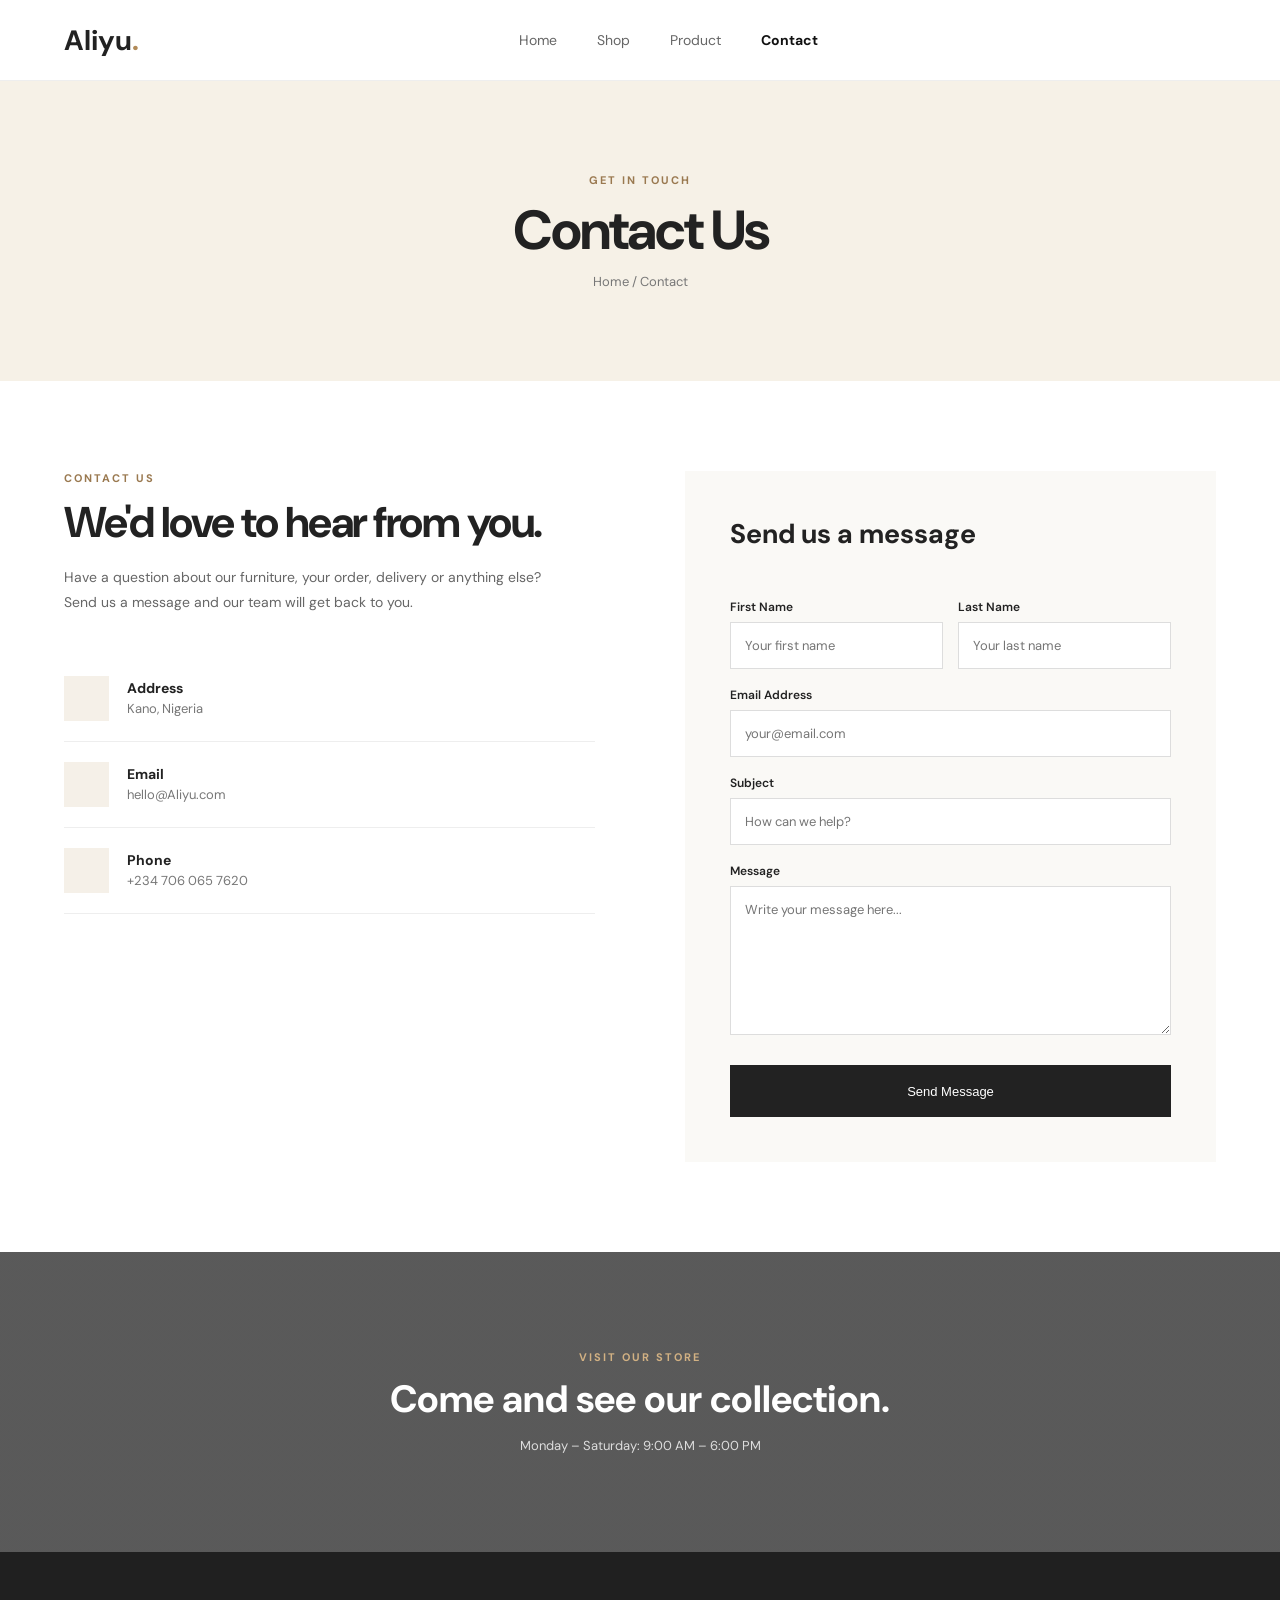
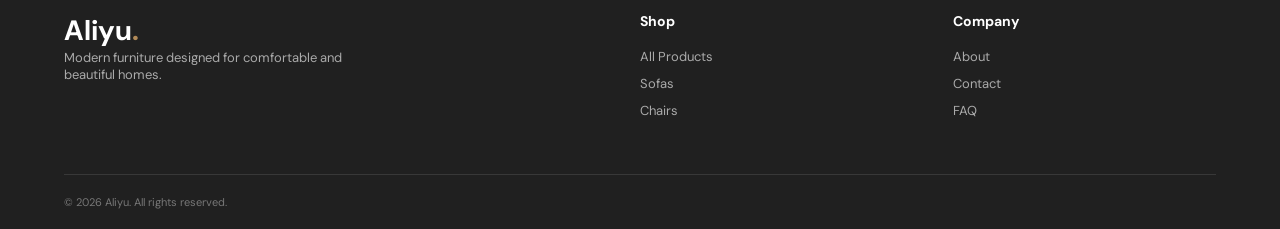
<file: contact.html>
<!DOCTYPE html>
<html lang="en">

<head>

    <meta charset="UTF-8">

    <meta name="viewport"
        content="width=device-width, initial-scale=1.0">

    <title>Contact -AliyuAssalamu alaikum bro. Big congratulations on signing your professional contract in the Czech Republic! 🎉⚽️ I’m really happy to see you making it this far. You truly deserve it, and I pray Allah continues to guide you, protect you, and give you more success in your career.

I’m the boy wh</title>

    <link rel="stylesheet" href="contact.css">

    <link rel="preconnect"
        href="https://fonts.googleapis.com">

    <link rel="preconnect"
        href="https://fonts.gstatic.com"
        crossorigin>

    <link
        href="https://fonts.googleapis.com/css2?family=DM+Sans:wght@400;500;600;700&display=swap"
        rel="stylesheet">

</head>


<body>


    <!-- HEADER -->

    <header class="header">

        <div class="nav">

            <a href="index.html"
                class="logo">

                Aliyu<span>.</span>

            </a>


            <nav>

                <a href="index.html">
                    Home
                </a>

                <a href="shop.html">
                    Shop
                </a>

                <a href="product.html">
                    Product
                </a>

                <a href="contact.html"
                    class="active">

                    Contact

                </a>

            </nav>


            <div class="icons">

                <a href="#">
                    
                </a>

                <a href="#">
                    
                </a>

            </div>

        </div>

    </header>


    <!-- HERO -->

    <section class="contact-hero">

        <p>
            GET IN TOUCH
        </p>

        <h1>
            Contact Us
        </h1>

        <span>
            Home / Contact
        </span>

    </section>


    <!-- CONTACT -->

    <main class="contact-container">


        <section class="contact-info">

            <p class="small-title">
                CONTACT US
            </p>

            <h2>
                We'd love to hear from you.
            </h2>

            <p class="intro">
                Have a question about our furniture, your order,
                delivery or anything else? Send us a message and
                our team will get back to you.
            </p>


            <div class="contact-item">

                <div class="icon">
                    
                </div>

                <div>

                    <h3>
                        Address
                    </h3>

                    <p>
                        Kano, Nigeria
                    </p>

                </div>

            </div>


            <div class="contact-item">

                <div class="icon">
                    
                </div>

                <div>

                    <h3>
                        Email
                    </h3>

                    <p>
                        hello@Aliyu.com
                    </p>

                </div>

            </div>


            <div class="contact-item">

                <div class="icon">
                    
                </div>

                <div>

                    <h3>
                        Phone
                    </h3>

                    <p>
                        +234 706 065 7620
                    </p>

                </div>

            </div>

        </section>


        <!-- FORM -->

        <section class="contact-form">

            <h2>
                Send us a message
            </h2>

            <form>


                <div class="two-inputs">

                    <div>

                        <label>
                            First Name
                        </label>

                        <input
                            type="text"
                            placeholder="Your first name"
                            required>

                    </div>


                    <div>

                        <label>
                            Last Name
                        </label>

                        <input
                            type="text"
                            placeholder="Your last name"
                            required>

                    </div>

                </div>


                <label>
                    Email Address
                </label>

                <input
                    type="email"
                    placeholder="your@email.com"
                    required>


                <label>
                    Subject
                </label>

                <input
                    type="text"
                    placeholder="How can we help?">


                <label>
                    Message
                </label>

                <textarea
                    rows="7"
                    placeholder="Write your message here..."
                    required></textarea>


                <button type="submit">
                    Send Message 
                </button>

            </form>

        </section>

    </main>


    <!-- MAP / STORE -->

    <section class="store">

        <div>

            <p>
                VISIT OUR STORE
            </p>

            <h2>
                Come and see our collection.
            </h2>

            <span>
                Monday – Saturday: 9:00 AM – 6:00 PM
            </span>

        </div>

    </section>


    <!-- FOOTER -->

    <footer>

        <div class="footer-content">

            <div>

                <h2 class="logo">
                    Aliyu<span>.</span>
                </h2>

                <p>
                    Modern furniture designed for
                    comfortable and beautiful homes.
                </p>

            </div>


            <div>

                <h3>
                    Shop
                </h3>

                <a href="shop.html">
                    All Products
                </a>

                <a href="shop.html">
                    Sofas
                </a>

                <a href="shop.html">
                    Chairs
                </a>

            </div>


            <div>

                <h3>
                    Company
                </h3>

                <a href="#">
                    About
                </a>

                <a href="contact.html">
                    Contact
                </a>

                <a href="#">
                    FAQ
                </a>

            </div>

        </div>


        <div class="copyright">

            © 2026 Aliyu. All rights reserved.

        </div>

    </footer>


</body>

</html>
</file>
<file: contact.css>
* {
    margin: 0;
    padding: 0;
    box-sizing: border-box;
}

body {
    font-family: "DM Sans", Arial, sans-serif;

    color: #222;

    background: white;
}

a {
    text-decoration: none;

    color: inherit;
}


/* HEADER */

.header {
    border-bottom: 1px solid #eee;

    background: white;
}

.nav {
    width: 90%;

    max-width: 1180px;

    height: 80px;

    margin: auto;

    display: flex;

    align-items: center;

    justify-content: space-between;
}

.logo {
    font-size: 28px;

    font-weight: 700;
}

.logo span {
    color: #b18a58;
}

nav {
    display: flex;

    gap: 40px;
}

nav a {
    font-size: 14px;

    color: #666;
}

nav .active {
    color: #111;

    font-weight: 700;
}

.icons {
    display: flex;

    gap: 18px;

    font-size: 20px;
}


/* CONTACT HERO */

.contact-hero {
    height: 300px;

    background: #f6f1e7;

    display: flex;

    flex-direction: column;

    align-items: center;

    justify-content: center;

    text-align: center;
}

.contact-hero p {
    color: #9a7950;

    font-size: 11px;

    font-weight: 700;

    letter-spacing: 2px;
}

.contact-hero h1 {
    font-size: 55px;

    letter-spacing: -2px;

    margin: 7px 0;
}

.contact-hero span {
    font-size: 13px;

    color: #777;
}


/* CONTACT CONTAINER */

.contact-container {
    width: 90%;

    max-width: 1180px;

    margin: 90px auto;

    display: grid;

    grid-template-columns: 1fr 1fr;

    gap: 90px;
}


/* CONTACT INFORMATION */

.small-title {
    color: #9a7950;

    font-size: 11px;

    font-weight: 700;

    letter-spacing: 2px;

    margin-bottom: 15px;
}

.contact-info h2 {
    font-size: 43px;

    line-height: 1.05;

    letter-spacing: -1.5px;

    margin-bottom: 20px;
}

.intro {
    color: #666;

    font-size: 14px;

    line-height: 1.8;

    max-width: 500px;

    margin-bottom: 40px;
}

.contact-item {
    display: flex;

    align-items: center;

    gap: 18px;

    padding: 20px 0;

    border-bottom: 1px solid #eee;
}

.icon {
    width: 45px;

    height: 45px;

    background: #f5f0e8;

    display: flex;

    align-items: center;

    justify-content: center;

    font-size: 18px;
}

.contact-item h3 {
    font-size: 14px;

    margin-bottom: 3px;
}

.contact-item p {
    font-size: 13px;

    color: #777;
}


/* CONTACT FORM */

.contact-form {
    background: #faf9f6;

    padding: 45px;
}

.contact-form h2 {
    font-size: 27px;

    margin-bottom: 30px;
}

form label {
    display: block;

    font-size: 12px;

    font-weight: 600;

    margin-bottom: 7px;

    margin-top: 18px;
}

form input,
form textarea {
    width: 100%;

    border: 1px solid #ddd;

    background: white;

    padding: 14px;

    outline: none;

    font-family: inherit;

    font-size: 13px;
}

form textarea {
    resize: vertical;
}

form input:focus,
form textarea:focus {
    border-color: #777;
}

.two-inputs {
    display: grid;

    grid-template-columns: 1fr 1fr;

    gap: 15px;
}

form button {
    width: 100%;

    height: 52px;

    margin-top: 25px;

    border: none;

    background: #222;

    color: white;

    cursor: pointer;

    font-size: 13px;

    transition: .3s;
}

form button:hover {
    background: #555;
}


/* STORE */

.store {
    min-height: 300px;

    background:
        linear-gradient(
            rgba(34, 34, 34, .75),
            rgba(34, 34, 34, .75)
        ),
        url("https://images.unsplash.com/photo-1600210492486-724fe5c67fb0?auto=format&fit=crop&w=1500&q=80");

    background-size: cover;

    background-position: center;

    color: white;

    display: flex;

    justify-content: center;

    align-items: center;

    text-align: center;

    padding: 50px 20px;
}

.store p {
    font-size: 11px;

    letter-spacing: 2px;

    color: #d2b183;

    font-weight: 700;
}

.store h2 {
    font-size: 38px;

    margin: 10px 0;
}

.store span {
    color: #ddd;

    font-size: 13px;
}


/* FOOTER */

footer {
    background: #202020;

    color: white;

    padding: 60px 5% 20px;
}

.footer-content {
    max-width: 1180px;

    margin: auto;

    display: grid;

    grid-template-columns: 2fr 1fr 1fr;

    gap: 50px;
}

.footer-content h3 {
    font-size: 14px;

    margin-bottom: 18px;
}

.footer-content a {
    display: block;

    color: #aaa;

    font-size: 13px;

    margin-bottom: 10px;
}

.footer-content p {
    color: #aaa;

    font-size: 13px;

    max-width: 300px;
}

.copyright {
    max-width: 1180px;

    margin: 45px auto 0;

    padding-top: 20px;

    border-top: 1px solid #383838;

    color: #777;

    font-size: 11px;
}


/* TABLET */

@media (max-width: 800px) {

    nav {
        gap: 18px;
    }

    .contact-container {
        grid-template-columns: 1fr;

        gap: 50px;
    }

}


/* MOBILE */

@media (max-width: 550px) {

    nav {
        display: none;
    }

    .contact-hero {
        height: 240px;
    }

    .contact-hero h1 {
        font-size: 43px;
    }

    .contact-container {
        margin: 55px auto;
    }

    .contact-info h2 {
        font-size: 35px;
    }

    .contact-form {
        padding: 25px 20px;
    }

    .two-inputs {
        grid-template-columns: 1fr;
    }

    .store h2 {
        font-size: 30px;
    }

    .footer-content {
        grid-template-columns: 1fr;
    }

}
</file>
